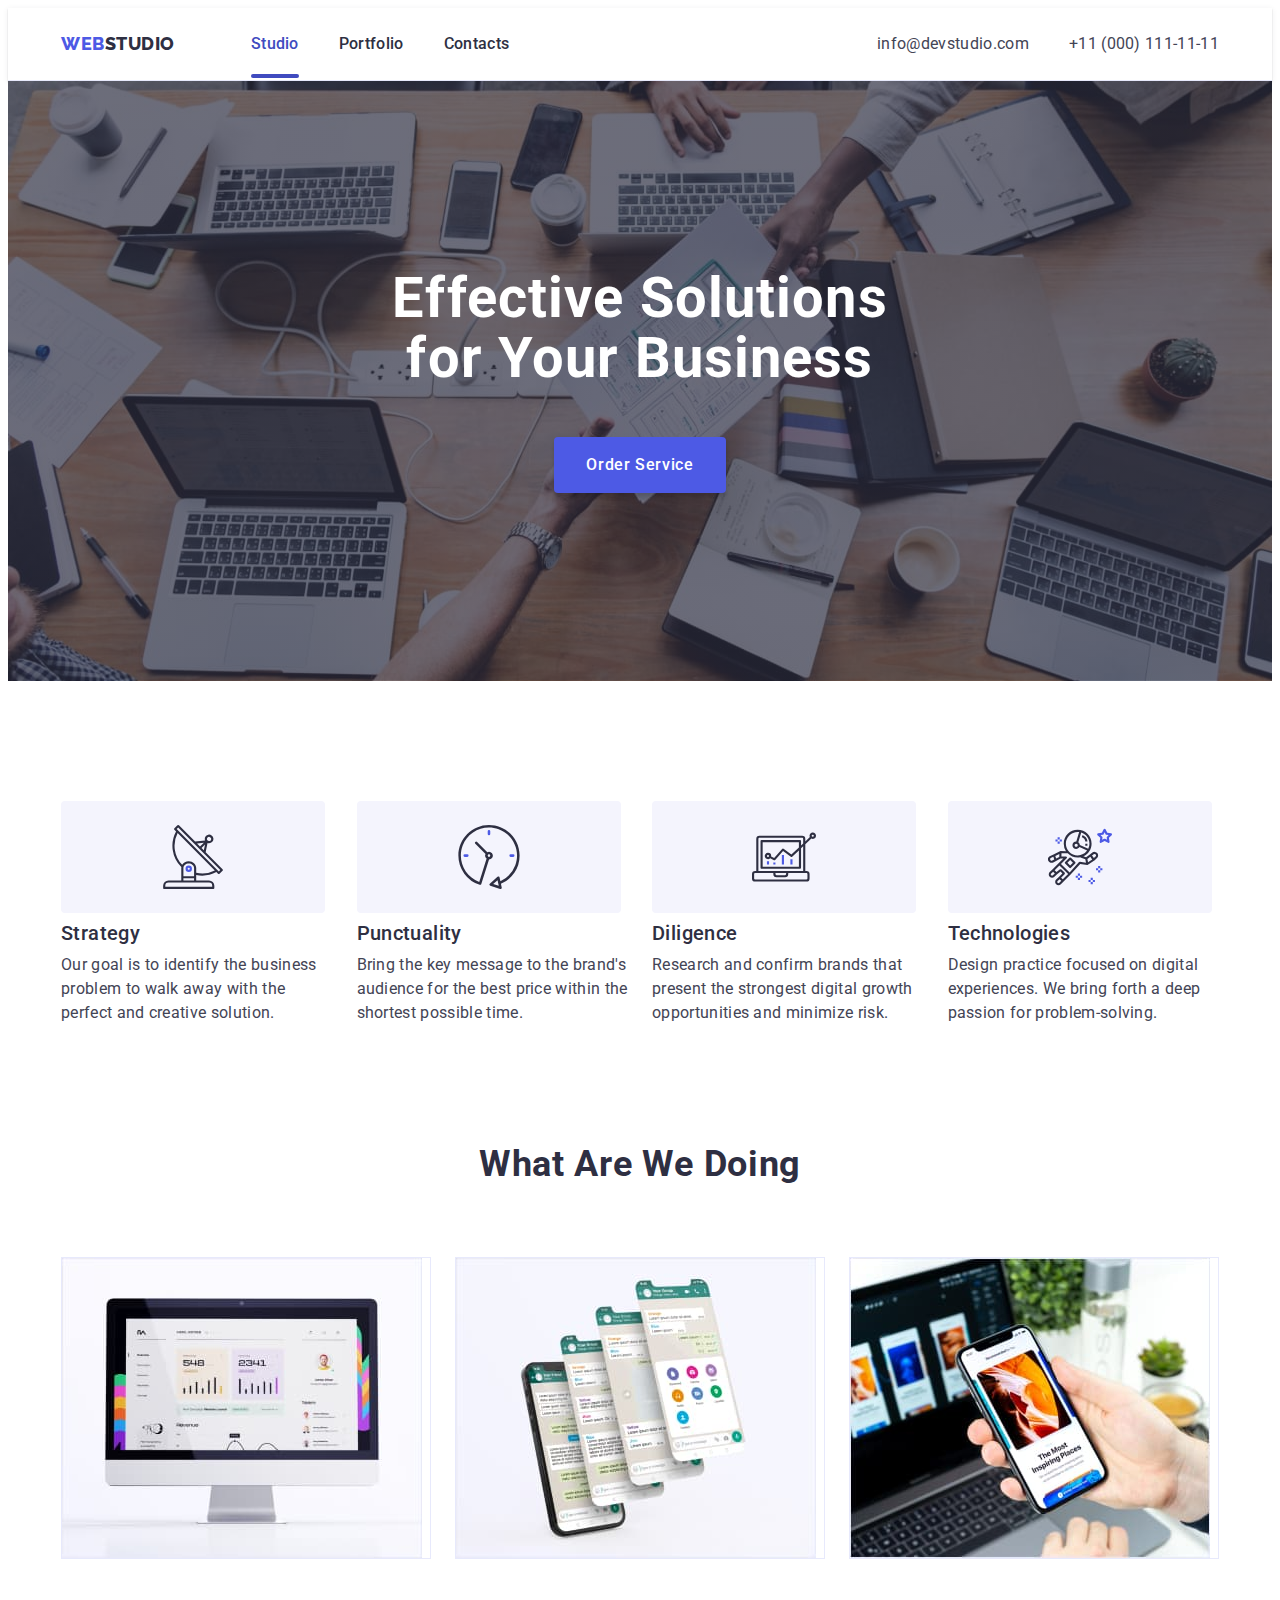
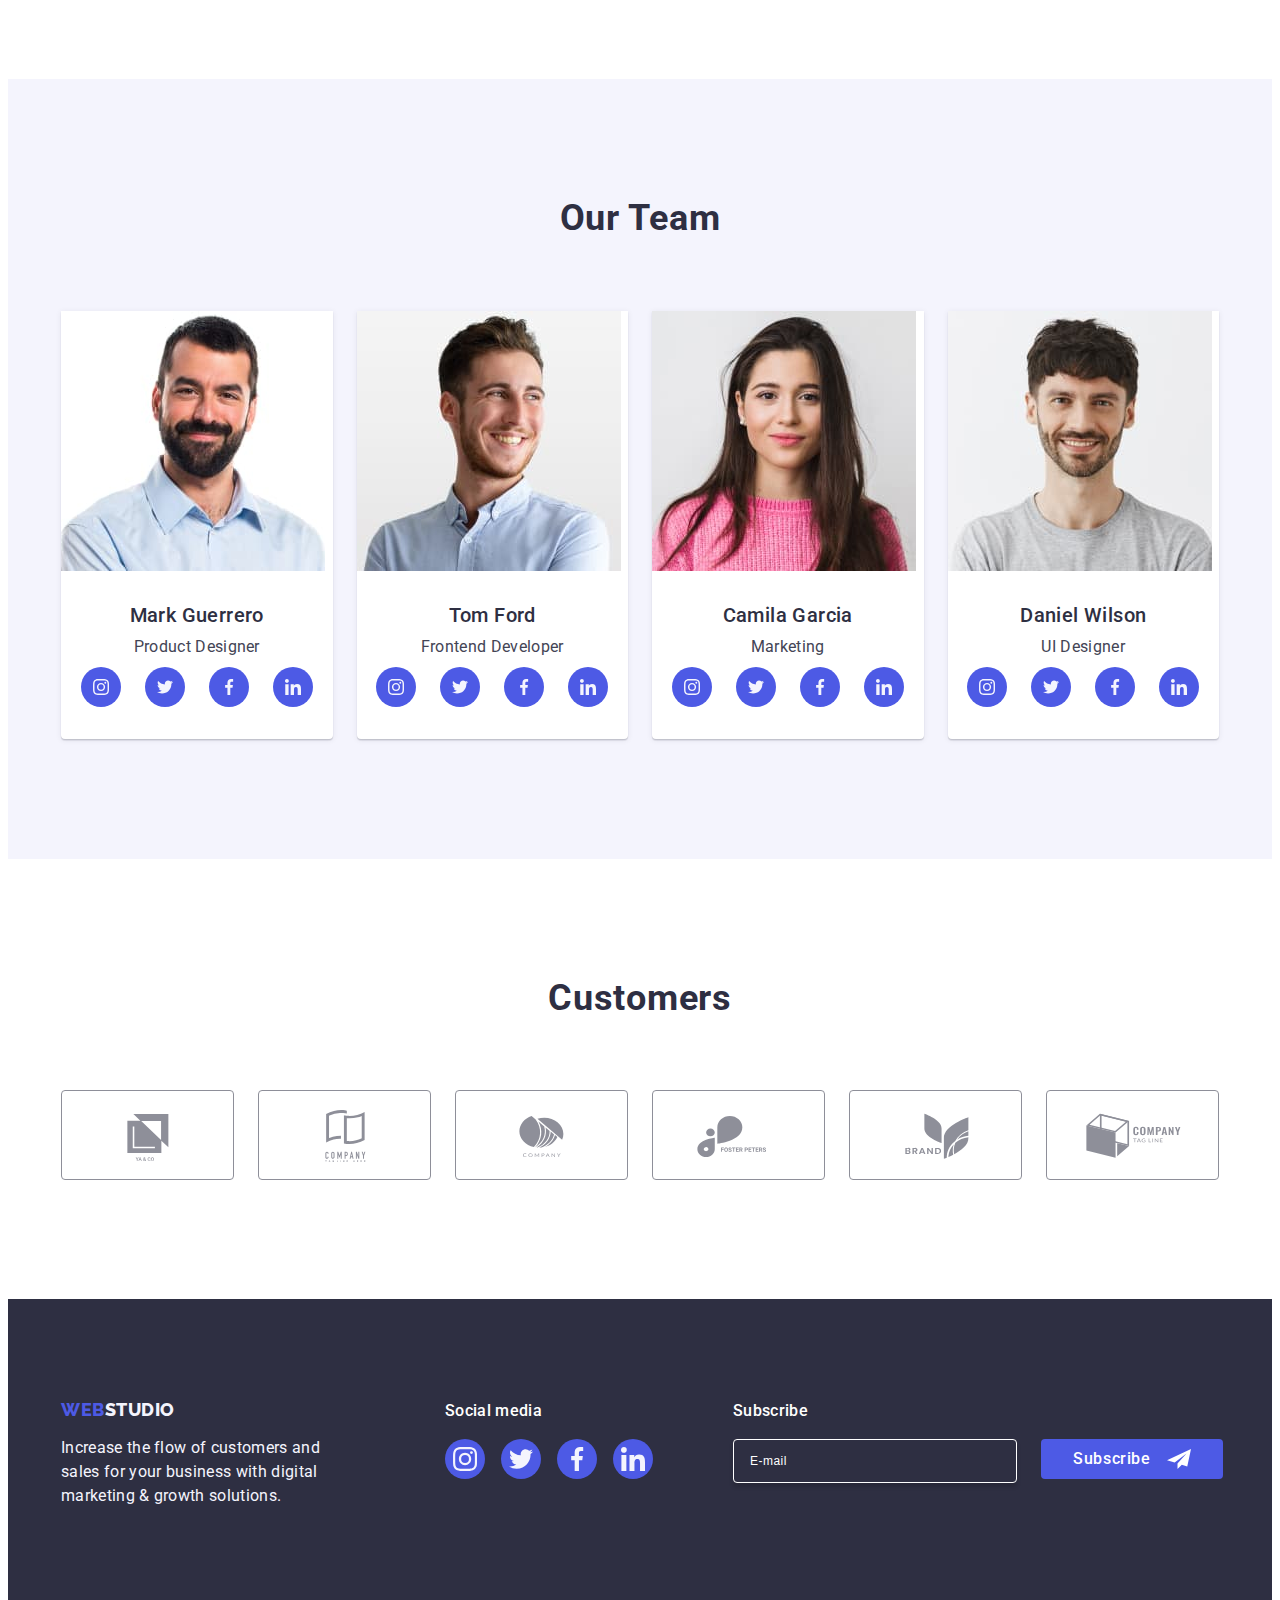
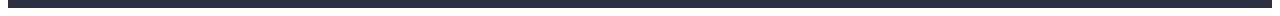
<file: index.html>
<!DOCTYPE html>
<html lang="en">

<head>
    <meta charset="UTF-8">
    <meta http-equiv="X-UA-Compatible" content="IE=edge">
    <meta name="viewport" content="width=device-width, initial-scale=1.0">
    <title>Webstudio</title>
    <link rel="preconnect" href="https://fonts.googleapis.com">
    <link rel="preconnect" href="https://fonts.gstatic.com" crossorigin>
    <link
        href="https://fonts.googleapis.com/css2?family=Raleway:wght@800&family=Roboto:wght@400;500;700;900&display=swap"
        rel="stylesheet">
    <link rel="stylesheet" href="https://cdnjs.cloudflare.com/ajax/libs/modern-normalize/2.0.0/modern-normalize.min.css"
        integrity="sha512-4xo8blKMVCiXpTaLzQSLSw3KFOVPWhm/TRtuPVc4WG6kUgjH6J03IBuG7JZPkcWMxJ5huwaBpOpnwYElP/m6wg=="
        crossorigin="anonymous" referrerpolicy="no-referrer" />
    <link rel="stylesheet" href="./css/styles.css">
</head>

<body>
    <!-- HEADER -->
    <header class="header">
        <div class="container header-container">
            <nav class="nav">
                <a href="./index.html" class="header-logo logo link">Web<span class="header-accent">Studio</span></a>
                <ul class="nav-list list">
                    <li class="nav-item"><a href="./index.html" class="nav-link current link">Studio</a></li>
                    <li class="nav-item"><a href="./portfolio.html" class="nav-link active-link link">Portfolio</a></li>
                    <li class="nav-item"><a href="" class="nav-link active-link link">Contacts</a></li>
                </ul>
            </nav>
            <address class="header-address">
                <ul class="address-list list">
                    <li><a href="mailto:info@devstudio.com" class="address-link link">info@devstudio.com</a></li>
                    <li><a href="tel:+110001111111" class="address-link link">+11 (000) 111-11-11</a></li>
                </ul>
            </address>
        </div>
    </header>
    <!-- MAIN -->
    <main>
        <!-- HERO -->
        <section class="hero-section">
            <div class="container">
                <h1 class="hero-title">Effective Solutions for Your Business</h1>
                <button type="button" class="hero-button" data-modal-open>Order Service</button>
            </div>
        </section>
        <!-- BENEFITS -->
        <section class="benefits-section">
            <div class="container">
                <h2 class="visually-hidden">Our benefits</h2>
                <ul class="benefits-section-list list">
                    <li class="benefits-section-item">
                        <div class="benefits-section-icon-wrap">
                            <svg class="benefits-section-icon" width=64 height=64 aria-label="Antenna icon">
                                <use href="./images/icons.svg#icon-antenna"></use>
                            </svg>
                        </div>
                        <h3 class="benefits-section-name">Strategy</h3>
                        <p class="benefits-section-text">Our goal is to identify the business problem to walk away with
                            the
                            perfect and creative solution.
                        </p>
                    </li>
                    <li class="benefits-section-item">
                        <div class="benefits-section-icon-wrap">
                            <svg class="benefits-section-icon" width=64 height=64 aria-label="Clock icon">
                                <use href="./images/icons.svg#icon-clock"></use>
                            </svg>
                        </div>
                        <h3 class="benefits-section-name">Punctuality</h3>
                        <p class="benefits-section-text">Bring the key message to the brand's audience for the best
                            price
                            within the shortest possible
                            time.</p>
                    </li>
                    <li class="benefits-section-item">
                        <div class="benefits-section-icon-wrap">
                            <svg class="benefits-section-icon" width=64 height=64 aria-label="Diagram icon">
                                <use href="./images/icons.svg#icon-diagram"></use>
                            </svg>
                        </div>
                        <h3 class="benefits-section-name">Diligence</h3>
                        <p class="benefits-section-text">Research and confirm brands that present the strongest digital
                            growth opportunities and minimize
                            risk.</p>
                    </li>
                    <li class="benefits-section-item">
                        <div class="benefits-section-icon-wrap">
                            <svg class="benefits-section-icon" width=64 height=64 aria-label="Astronaut icon">
                                <use href="./images/icons.svg#icon-astronaut"></use>
                            </svg>
                        </div>
                        <h3 class="benefits-section-name">Technologies</h3>
                        <p class="benefits-section-text">Design practice focused on digital experiences. We bring forth
                            a
                            deep passion for
                            problem-solving.</p>
                    </li>
                </ul>
            </div>
        </section>
        <!-- WHAT ARE WE DOING -->
        <section class="doing-section">
            <div class="container">
                <h2 class="doing-section-title">What are we doing</h2>
                <ul class="doing-section-list list">
                    <li class="doing-section-item"><img src="./images/what-are-we-doing/img-1.jpg" alt="Monitor"
                            width="360" height="300" class="doing-section-img"></li>
                    <li class="doing-section-item"><img src="./images/what-are-we-doing/img-2.jpg" alt="Telephone"
                            width="360" height="300" class="doing-section-img"></li>
                    <li class="doing-section-item"><img src="./images/what-are-we-doing/img-3.jpg" alt="Phone in hand"
                            width="360" height="300" class="doing-section-img"></li>
                </ul>
            </div>
        </section>
        <!-- OUR TEAM -->
        <section class="team-section">
            <div class="container">
                <h2 class="team-section-title">Our Team</h2>
                <ul class="team-section-list list">
                    <li class="team-section-item">
                        <img src="./images/our-team/img-1.jpg" alt="Employee Mark Guerrero" width="264" height="260"
                            class="team-section-img">
                        <div class="team-section-info">
                            <h3 class="team-section-employee">Mark Guerrero</h3>
                            <p class="team-section-job">Product Designer</p>
                            <ul class="team-section-icon-list">
                                <li class="team-section-icon-item">
                                    <a class="team-section-icon-link" href="./index.html">
                                        <svg class="team-section-icon" width=16 height=16 aria-label="Instagram icon">
                                            <use href="./images/icons.svg#icon-instagram"></use>
                                        </svg>
                                    </a>
                                </li>
                                <li class="team-section-icon-item">
                                    <a class="team-section-icon-link" href="./index.html">
                                        <svg class="team-section-icon" width=16 height=16 aria-label="Twitter icon">
                                            <use href="./images/icons.svg#icon-twitter"></use>
                                        </svg>
                                    </a>
                                </li>
                                <li class="team-section-icon-item">
                                    <a class="team-section-icon-link" href="./index.html">
                                        <svg class="team-section-icon" width=16 height=16 aria-label="Facebook icon">
                                            <use href="./images/icons.svg#icon-facebook"></use>
                                        </svg>
                                    </a>
                                </li>
                                <li class="team-section-icon-item">
                                    <a class="team-section-icon-link" href="./index.html">
                                        <svg class="team-section-icon" width=16 height=16 aria-label="Linkedin icon">
                                            <use href="./images/icons.svg#icon-linkedin"></use>
                                        </svg>
                                    </a>
                                </li>
                            </ul>
                        </div>
                    </li>
                    <li class="team-section-item">
                        <img src="./images/our-team/img-2.jpg" alt="Employee Tom Ford" width="264" height="260"
                            class="team-section-img">
                        <div class="team-section-info">
                            <h3 class="team-section-employee">Tom Ford</h3>
                            <p class="team-section-job">Frontend Developer</p>
                            <ul class="team-section-icon-list">
                                <li class="team-section-icon-item">
                                    <a class="team-section-icon-link" href="./index.html">
                                        <svg class="team-section-icon" width=16 height=16 aria-label="Instagram icon">
                                            <use href="./images/icons.svg#icon-instagram"></use>
                                        </svg>
                                    </a>
                                </li>
                                <li class="team-section-icon-item">
                                    <a class="team-section-icon-link" href="./index.html">
                                        <svg class="team-section-icon" width=16 height=16 aria-label="Twitter icon">
                                            <use href="./images/icons.svg#icon-twitter"></use>
                                        </svg>
                                    </a>
                                </li>
                                <li class="team-section-icon-item">
                                    <a class="team-section-icon-link" href="./index.html">
                                        <svg class="team-section-icon" width=16 height=16 aria-label="Facebook icon">
                                            <use href="./images/icons.svg#icon-facebook"></use>
                                        </svg>
                                    </a>
                                </li>
                                <li class="team-section-icon-item">
                                    <a class="team-section-icon-link" href="./index.html">
                                        <svg class="team-section-icon" width=16 height=16 aria-label="Linkedin icon">
                                            <use href="./images/icons.svg#icon-linkedin"></use>
                                        </svg>
                                    </a>
                                </li>
                            </ul>
                        </div>
                    </li>
                    <li class="team-section-item">
                        <img src="./images/our-team/img-3.jpg" alt="Employee Camila Garcia" width="264" height="260"
                            class="team-section-img">
                        <div class="team-section-info">
                            <h3 class="team-section-employee">Camila Garcia</h3>
                            <p class="team-section-job">Marketing</p>
                            <ul class="team-section-icon-list">
                                <li class="team-section-icon-item">
                                    <a class="team-section-icon-link" href="./index.html">
                                        <svg class="team-section-icon" width=16 height=16 aria-label="Instagram icon">
                                            <use href="./images/icons.svg#icon-instagram"></use>
                                        </svg>
                                    </a>
                                </li>
                                <li class="team-section-icon-item">
                                    <a class="team-section-icon-link" href="./index.html">
                                        <svg class="team-section-icon" width=16 height=16 aria-label="Twitter icon">
                                            <use href="./images/icons.svg#icon-twitter"></use>
                                        </svg>
                                    </a>
                                </li>
                                <li class="team-section-icon-item">
                                    <a class="team-section-icon-link" href="./index.html">
                                        <svg class="team-section-icon" width=16 height=16 aria-label="Facebook icon">
                                            <use href="./images/icons.svg#icon-facebook"></use>
                                        </svg>
                                    </a>
                                </li>
                                <li class="team-section-icon-item">
                                    <a class="team-section-icon-link" href="./index.html">
                                        <svg class="team-section-icon" width=16 height=16 aria-label="Linkedin icon">
                                            <use href="./images/icons.svg#icon-linkedin"></use>
                                        </svg>
                                    </a>
                                </li>
                            </ul>
                        </div>
                    </li>
                    <li class="team-section-item">
                        <img src="./images/our-team/img-4.jpg" alt="Employee Daniel Wilson" width="264" height="260"
                            class="team-section-img">
                        <div class="team-section-info">
                            <h3 class="team-section-employee">Daniel Wilson</h3>
                            <p class="team-section-job">UI Designer</p>
                            <ul class="team-section-icon-list">
                                <li class="team-section-icon-item">
                                    <a class="team-section-icon-link" href="./index.html">
                                        <svg class="team-section-icon" width=16 height=16 aria-label="Instagram icon">
                                            <use href="./images/icons.svg#icon-instagram"></use>
                                        </svg>
                                    </a>
                                </li>
                                <li class="team-section-icon-item">
                                    <a class="team-section-icon-link" href="./index.html">
                                        <svg class="team-section-icon" width=16 height=16 aria-label="Twitter icon">
                                            <use href="./images/icons.svg#icon-twitter"></use>
                                        </svg>
                                    </a>
                                </li>
                                <li class="team-section-icon-item">
                                    <a class="team-section-icon-link" href="./index.html">
                                        <svg class="team-section-icon" width=16 height=16 aria-label="Facebook icon">
                                            <use href="./images/icons.svg#icon-facebook"></use>
                                        </svg>
                                    </a>
                                </li>
                                <li class="team-section-icon-item">
                                    <a class="team-section-icon-link" href="./index.html">
                                        <svg class="team-section-icon" width=16 height=16 aria-label="Linkedin icon">
                                            <use href="./images/icons.svg#icon-linkedin"></use>
                                        </svg>
                                    </a>
                                </li>
                            </ul>
                        </div>
                    </li>
                </ul>
            </div>
        </section>
        <!-- CUSTOMERS -->
        <section class="customers-section">
            <div class="container">
                <h2 class="customers-section-title">Customers</h2>
                <ul class="customers-section-list list">
                    <li class="customers-section-item">
                        <a class="customers-section-icon-link" href="./index.html">
                            <svg class="customers-section-icon" width=104 height=56 aria-label="Customer logo 1">
                                <use href="./images/icons.svg#icon-logo-1"></use>
                            </svg>
                        </a>
                    </li>
                    <li class="customers-section-item">
                        <a class="customers-section-icon-link" href="./index.html">
                            <svg class="customers-section-icon" width=104 height=56 aria-label="Customer logo 2">
                                <use href="./images/icons.svg#icon-logo-2"></use>
                            </svg>
                        </a>
                    </li>
                    <li class="customers-section-item">
                        <a class="customers-section-icon-link" href="./index.html">
                            <svg class="customers-section-icon" width=104 height=56 aria-label="Customer logo 3">
                                <use href="./images/icons.svg#icon-logo-3"></use>
                            </svg>
                        </a>
                    </li>
                    <li class="customers-section-item">
                        <a class="customers-section-icon-link" href="./index.html">
                            <svg class="customers-section-icon" width=104 height=56 aria-label="Customer logo 4">
                                <use href="./images/icons.svg#icon-logo-4"></use>
                            </svg>
                        </a>
                    </li>
                    <li class="customers-section-item">
                        <a class="customers-section-icon-link" href="./index.html">
                            <svg class="customers-section-icon" width=104 height=56 aria-label="Customer logo 5">
                                <use href="./images/icons.svg#icon-logo-5"></use>
                            </svg>
                        </a>
                    </li>
                    <li class="customers-section-item">
                        <a class="customers-section-icon-link" href="./index.html">
                            <svg class="customers-section-icon" width=104 height=56 aria-label="Customer logo 6">
                                <use href="./images/icons.svg#icon-logo-6"></use>
                            </svg>
                        </a>
                    </li>
                </ul>
            </div>
        </section>
    </main>
    <!-- FOOTER -->
    <footer class="footer">
        <div class="footer-container container">
            <div class="logo-wrap">
                <a href="./index.html" class="footer-logo logo link">Web<span class="footer-accent">Studio</span></a>
                <p class="footer-text">Increase the flow of customers and sales for your business with digital marketing
                    &
                    growth solutions.</p>
            </div>
            <div class="footer-socials">
                <p class="footer-socials-text">Social media</p>
                <ul class="footer-socials-list">
                    <li class="footer-socials-item">
                        <a href="./index.html" class="footer-socials-link">
                            <svg class="footer-socials-icon" width=24 height=24 aria-label="Instagram icon">
                                <use href="./images/icons.svg#icon-instagram"></use>
                            </svg>
                        </a>
                    </li>
                    <li class="footer-socials-item">
                        <a href="./index.html" class="footer-socials-link">
                            <svg class="footer-socials-icon" width=24 height=24 aria-label="Twitter icon">
                                <use href="./images/icons.svg#icon-twitter"></use>
                            </svg>
                        </a>
                    </li>
                    <li class="footer-socials-item">
                        <a href="./index.html" class="footer-socials-link">
                            <svg class="footer-socials-icon" width=24 height=24 aria-label="Facebook icon">
                                <use href="./images/icons.svg#icon-facebook"></use>
                            </svg>
                        </a>
                    </li>
                    <li class="footer-socials-item">
                        <a href="./index.html" class="footer-socials-link">
                            <svg class="footer-socials-icon" width=24 height=24 aria-label="Linkedin icon">
                                <use href="./images/icons.svg#icon-linkedin"></use>
                            </svg>
                        </a>
                    </li>
                </ul>
            </div>
            <div class="footer-subscribe-wraper">
                <p class="footer-form-title">Subscribe</p>
                <form class="footer-subscribe-form">
                    <label class="footer-form-label">
                        <input class="footer-form-input" type="email" name="subscribe-user-email" placeholder="E-mail"
                            title="Email" required>
                    </label>
                    <button class="footer-form-btn" type="submit">
                        Subscribe
                        <svg class="footer-form-icon" width=24 height=24 aria-label="Send icon">
                            <use href="./images/icons.svg#icon-send"></use>
                        </svg>
                    </button>
                </form>
            </div>
        </div>
    </footer>

    <!-- BACKDROP WIDTH MODAL -->
    <div class="backdrop is-hidden" data-modal>
        <div class="modal">
            <button type="button" class="close-btn" data-modal-close>
                <svg class="close-btn-icon" width=8 height=8 aria-label="Modal window close icon">
                    <use href="./images/icons.svg#icon-close-btn"></use>
                </svg>
            </button>
            <p class="modal-title">Leave your contacts and we will call you back</p>
            <form class="form">
                <div class="modal-label-wraper">
                    <label class="modal-label" for="user-name">Name</label>
                    <div class="modal-input-wraper">
                        <input class="modal-input" type="text" name="user-name" pattern="[A-Za-zа-яА-ЯіІїЇєЄ]+"
                            title="John Doe" id="user-name" required>
                        <svg class="modal-icon" width=18 height=24 aria-label="Person icon">
                            <use href="./images/icons.svg#icon-person"></use>
                        </svg>
                    </div>
                </div>
                <div class="modal-label-wraper">
                    <label class="modal-label" for="user-phone">Phone</label>
                    <div class="modal-input-wraper">
                        <input class="modal-input" type="tel" name="user-phone"
                            pattern="[0-9]{3}-[0-9]{3}-[0-9]{2}-[0-9]{2}" title="xxx-xxx-xx-xx" id="user-phone"
                            required>
                        <svg class="modal-icon" width=18 height=24 aria-label="Phone icon">
                            <use href="./images/icons.svg#icon-phone"></use>
                        </svg>
                    </div>
                </div>
                <div class="modal-label-wraper">
                    <label class="modal-label" for="user-email">Email</label>
                    <div class="modal-input-wraper">
                        <input class="modal-input" type="email" name="user-email" id="user-email" required>
                        <svg class="modal-icon" width=18 height=24 aria-label="Email icon">
                            <use href="./images/icons.svg#icon-email"></use>
                        </svg>
                    </div>
                </div>
                <div class="modal-checkbox-label-wraper">
                    <label class="modal-label" for="user-comment">Comment</label>
                    <textarea class="modal-textarea" placeholder="Text input" name="user-comment"
                        id="user-comment"></textarea>
                </div>
                <div class="modal-privacy-wraper">
                    <input class="modal-checkbox visually-hidden" type="checkbox" name="user-privacy" id="user-privacy"
                        value="true" required>
                    <label class="modal-checkbox-label" for="user-privacy">
                        <span class="modal-checkbox-privacy-span">
                            <svg class="modal-checkbox-icon" width=10 height=8 aria-label="Click icon">
                                <use href="./images/icons.svg#icon-click"></use>
                            </svg>
                        </span>
                        I accept the terms and conditions of the
                        &nbsp;<a class="modal-checkbox-policy-link" href="">Privacy
                            Policy</a></label>
                </div>
                <button class="modal-btn" type="submit">Send</button>
            </form>
        </div>
    </div>
    <script src="./js/modal.js"></script>
</body>

</html>
</file>
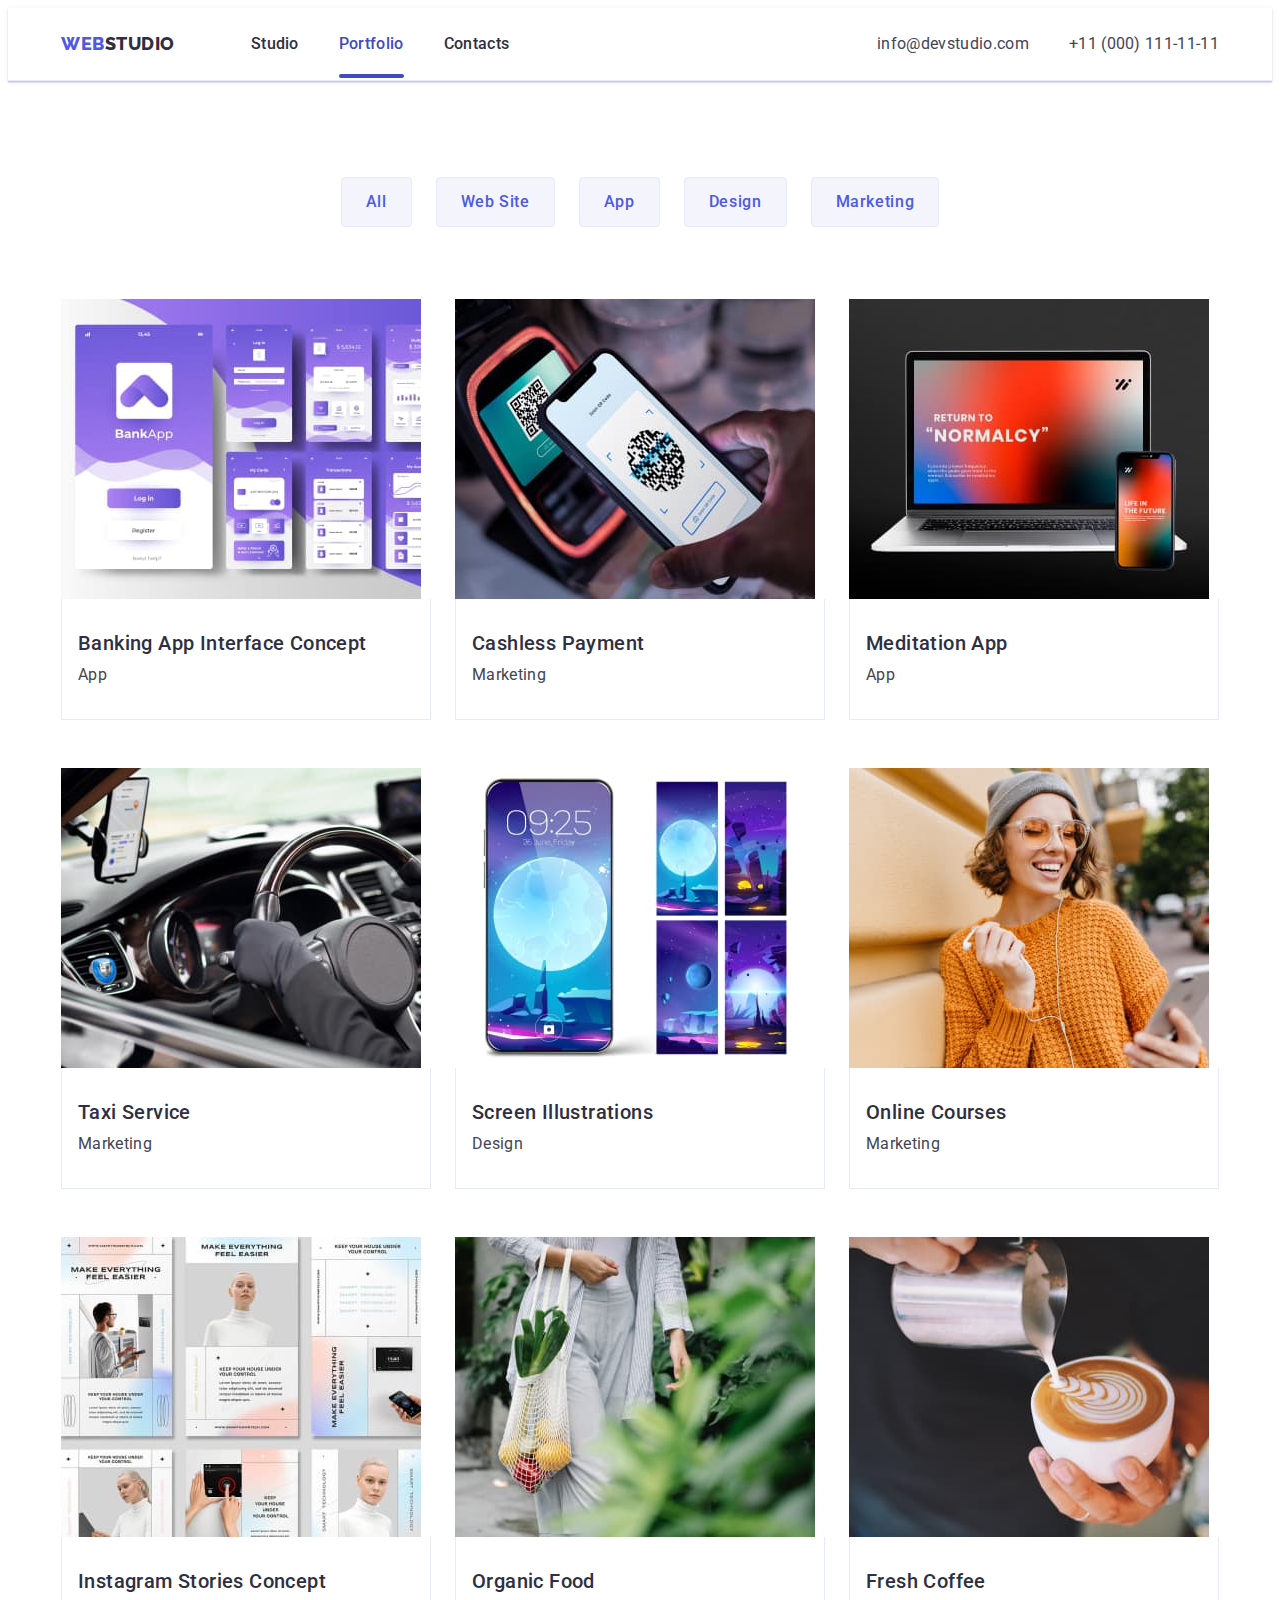
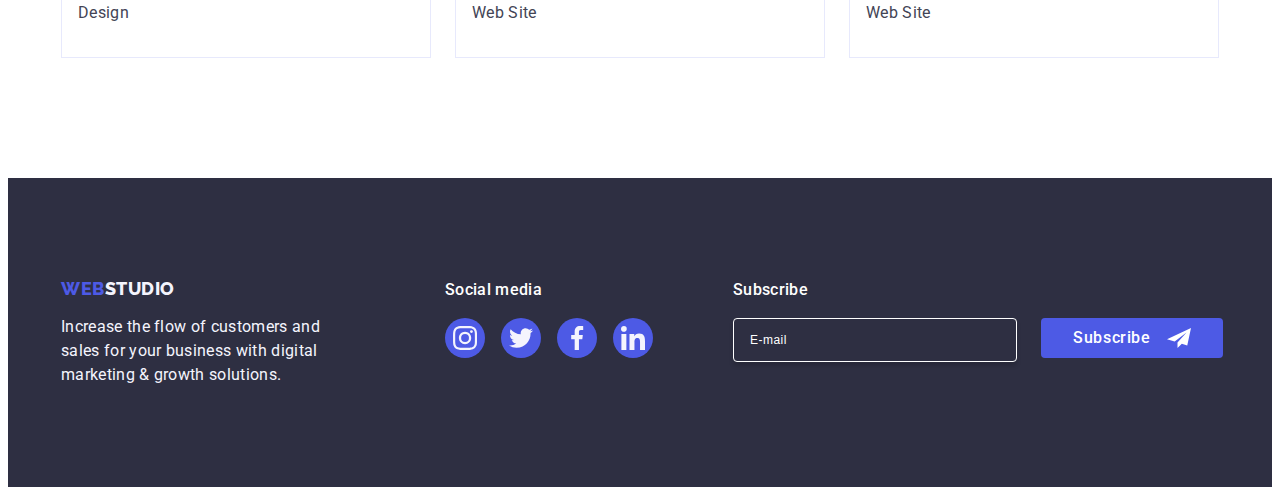
<file: portfolio.html>
<!DOCTYPE html>
<html lang="en">

<head>
    <meta charset="UTF-8">
    <meta http-equiv="X-UA-Compatible" content="IE=edge">
    <meta name="viewport" content="width=device-width, initial-scale=1.0">
    <title>Portfolio</title>
    <link rel="preconnect" href="https://fonts.googleapis.com">
    <link rel="preconnect" href="https://fonts.gstatic.com" crossorigin>
    <link
        href="https://fonts.googleapis.com/css2?family=Raleway:wght@800&family=Roboto:wght@400;500;700;900&display=swap"
        rel="stylesheet">
    <link rel="stylesheet" href="https://cdnjs.cloudflare.com/ajax/libs/modern-normalize/2.0.0/modern-normalize.min.css"
        integrity="sha512-4xo8blKMVCiXpTaLzQSLSw3KFOVPWhm/TRtuPVc4WG6kUgjH6J03IBuG7JZPkcWMxJ5huwaBpOpnwYElP/m6wg=="
        crossorigin="anonymous" referrerpolicy="no-referrer" />
    <link rel="stylesheet" href="./css/styles.css">
</head>

<body>
    <!-- HEADER -->
    <header class="header">
        <div class="container header-container">
            <nav class="nav">
                <a href="./index.html" class="header-logo logo link">Web<span class="header-accent">Studio</span></a>
                <ul class="nav-list list">
                    <li class="nav-item"><a href="./index.html" class="nav-link active-link link">Studio</a></li>
                    <li class="nav-item"><a href="./portfolio.html" class="nav-link current link">Portfolio</a></li>
                    <li class="nav-item"><a href="" class="nav-link active-link link">Contacts</a></li>
                </ul>
            </nav>
            <address class="header-address">
                <ul class="address-list list">
                    <li><a href="mailto:info@devstudio.com" class="address-link link">info@devstudio.com</a></li>
                    <li><a href="tel:+110001111111" class="address-link link">+11 (000) 111-11-11</a></li>
                </ul>
            </address>
        </div>
    </header>
    <!-- MAIN -->
    <main>
        <section class="portfolio-section">
            <div class="container">
                <h1 class="visually-hidden">Portfolio</h1>
                <ul class="portfolio-section-list list">
                    <li><button type="button" class="portfolio-section-button">All</button></li>
                    <li><button type="button" class="portfolio-section-button">Web Site</button></li>
                    <li><button type="button" class="portfolio-section-button">App</button></li>
                    <li><button type="button" class="portfolio-section-button">Design</button></li>
                    <li><button type="button" class="portfolio-section-button">Marketing</button></li>
                </ul>
                <ul class="portfolio-section-card-list list">
                    <li class="portfolio-section-card-item">
                        <a href="" class="portfolio-section-link link">
                            <div class="portfolio-section-img-wrap">
                                <img src="./images/portfolio/img-1.jpg" alt="Banking App"
                                    class="portfolio-section-card-img" width=360 height=300>
                                <p class="overlay">14 Stylish and User-Friendly App Design Concepts · Task Manager App ·
                                    Calorie Tracker App · Exotic Fruit Ecommerce App · Cloud Storage App</p>
                            </div>
                            <div class="portfolio-section-card-info">
                                <h2 class="portfolio-section-card-title">Banking App Interface Concept</h2>
                                <p class="portfolio-section-card-text">App</p>
                            </div>
                        </a>
                    </li>
                    <li class="portfolio-section-card-item">
                        <a href="" class="portfolio-section-link link">
                            <div class="portfolio-section-img-wrap">
                                <img src="./images/portfolio/img-2.jpg" alt="Cashless Payment"
                                    class="portfolio-section-card-img" width=360 height=300>
                                <p class="overlay">14 Stylish and User-Friendly App Design Concepts · Task Manager
                                    App ·
                                    Calorie Tracker App · Exotic Fruit Ecommerce App · Cloud Storage App</p>
                            </div>
                            <div class="portfolio-section-card-info">
                                <h2 class="portfolio-section-card-title">Cashless Payment</h2>
                                <p class="portfolio-section-card-text">Marketing</p>
                            </div>
                        </a>
                    </li>
                    <li class="portfolio-section-card-item">
                        <a href="" class="portfolio-section-link link">
                            <div class="portfolio-section-img-wrap">
                                <img src="./images/portfolio/img-3.jpg" alt="Meditation App"
                                    class="portfolio-section-card-img" width=360 height=300>
                                <p class="overlay">14 Stylish and User-Friendly App Design Concepts · Task Manager App ·
                                    Calorie Tracker App · Exotic Fruit Ecommerce App · Cloud Storage App</p>
                            </div>
                            <div class="portfolio-section-card-info">
                                <h2 class="portfolio-section-card-title">Meditation App</h2>
                                <p class="portfolio-section-card-text">App</p>
                            </div>
                        </a>
                    </li>
                    <li class="portfolio-section-card-item">
                        <a href="" class="portfolio-section-link link">
                            <div class="portfolio-section-img-wrap">
                                <img src="./images/portfolio/img-4.jpg" alt="Taxi Service"
                                    class="portfolio-section-card-img" width=360 height=300>
                                <p class="overlay">14 Stylish and User-Friendly App Design Concepts · Task Manager App ·
                                    Calorie Tracker App · Exotic Fruit Ecommerce App · Cloud Storage App</p>
                            </div>
                            <div class="portfolio-section-card-info">
                                <h2 class="portfolio-section-card-title">Taxi Service</h2>
                                <p class="portfolio-section-card-text">Marketing</p>
                            </div>
                        </a>
                    </li>
                    <li class="portfolio-section-card-item">
                        <a href="" class="portfolio-section-link link">
                            <div class="portfolio-section-img-wrap">
                                <img src="./images/portfolio/img-5.jpg" alt="Screen Illustrations"
                                    class="portfolio-section-card-img" width=360 height=300>
                                <p class="overlay">14 Stylish and User-Friendly App Design Concepts · Task Manager App ·
                                    Calorie Tracker App · Exotic Fruit Ecommerce App · Cloud Storage App</p>
                            </div>
                            <div class="portfolio-section-card-info">
                                <h2 class="portfolio-section-card-title">Screen Illustrations</h2>
                                <p class="portfolio-section-card-text">Design</p>
                            </div>
                        </a>
                    </li>
                    <li class="portfolio-section-card-item">
                        <a href="" class="portfolio-section-link link">
                            <div class="portfolio-section-img-wrap">
                                <img src="./images/portfolio/img-6.jpg" alt="Online Courses"
                                    class="portfolio-section-card-img" width=360 height=300>
                                <p class="overlay">14 Stylish and User-Friendly App Design Concepts · Task Manager App ·
                                    Calorie Tracker App · Exotic Fruit Ecommerce App · Cloud Storage App</p>
                            </div>
                            <div class="portfolio-section-card-info">
                                <h2 class="portfolio-section-card-title">Online Courses</h2>
                                <p class="portfolio-section-card-text">Marketing</p>
                            </div>
                        </a>
                    </li>
                    <li class="portfolio-section-card-item">
                        <a href="" class="portfolio-section-link link">
                            <div class="portfolio-section-img-wrap">
                                <img src="./images/portfolio/img-7.jpg" alt="Instagram Stories Concept"
                                    class="portfolio-section-card-img" width=360 height=300>
                                <p class="overlay">14 Stylish and User-Friendly App Design Concepts · Task Manager App ·
                                    Calorie Tracker App · Exotic Fruit Ecommerce App · Cloud Storage App</p>
                            </div>
                            <div class="portfolio-section-card-info">
                                <h2 class="portfolio-section-card-title">Instagram Stories Concept</h2>
                                <p class="portfolio-section-card-text">Design</p>
                            </div>
                        </a>
                    </li>
                    <li class="portfolio-section-card-item">
                        <a href="" class="portfolio-section-link link">
                            <div class="portfolio-section-img-wrap">
                                <img src="./images/portfolio/img-8.jpg" alt="Organic Food"
                                    class="portfolio-section-card-img" width=360 height=300>
                                <p class="overlay">14 Stylish and User-Friendly App Design Concepts · Task Manager App ·
                                    Calorie Tracker App · Exotic Fruit Ecommerce App · Cloud Storage App</p>
                            </div>
                            <div class="portfolio-section-card-info">
                                <h2 class="portfolio-section-card-title">Organic Food</h2>
                                <p class="portfolio-section-card-text">Web Site</p>
                            </div>
                        </a>
                    </li>
                    <li class="portfolio-section-card-item">
                        <a href="" class="portfolio-section-link link">
                            <div class="portfolio-section-img-wrap">
                                <img src="./images/portfolio/img-9.jpg" alt="Fresh Coffee"
                                    class="portfolio-section-card-img" width=360 height=300>
                                <p class="overlay">14 Stylish and User-Friendly App Design Concepts · Task Manager App ·
                                    Calorie Tracker App · Exotic Fruit Ecommerce App · Cloud Storage App</p>
                            </div>
                            <div class="portfolio-section-card-info">
                                <h2 class="portfolio-section-card-title">Fresh Coffee</h2>
                                <p class="portfolio-section-card-text">Web Site</p>
                            </div>
                        </a>
                    </li>
                </ul>
            </div>
        </section>
    </main>
    <!-- FOOTER -->
    <footer class="footer">
        <div class="footer-container container">
            <div class="logo-wrap">
                <a href="./index.html" class="footer-logo logo link">Web<span class="footer-accent">Studio</span></a>
                <p class="footer-text">Increase the flow of customers and sales for your business with digital marketing
                    &
                    growth solutions.</p>
            </div>
            <div class="footer-socials">
                <p class="footer-socials-text">Social media</p>
                <ul class="footer-socials-list">
                    <li class="footer-socials-item">
                        <a href="./index.html" class="footer-socials-link">
                            <svg class="footer-socials-icon" width=24 height=24 aria-label="Instagram icon">
                                <use href="./images/icons.svg#icon-instagram"></use>
                            </svg>
                        </a>
                    </li>
                    <li class="footer-socials-item">
                        <a href="./index.html" class="footer-socials-link">
                            <svg class="footer-socials-icon" width=24 height=24 aria-label="Twitter icon">
                                <use href="./images/icons.svg#icon-twitter"></use>
                            </svg>
                        </a>
                    </li>
                    <li class="footer-socials-item">
                        <a href="./index.html" class="footer-socials-link">
                            <svg class="footer-socials-icon" width=24 height=24 aria-label="Facebook icon">
                                <use href="./images/icons.svg#icon-facebook"></use>
                            </svg>
                        </a>
                    </li>
                    <li class="footer-socials-item">
                        <a href="./index.html" class="footer-socials-link">
                            <svg class="footer-socials-icon" width=24 height=24 aria-label="Linkedin icon">
                                <use href="./images/icons.svg#icon-linkedin"></use>
                            </svg>
                        </a>
                    </li>
                </ul>
            </div>
            <div class="footer-subscribe-wraper">
                <p class="footer-form-title">Subscribe</p>
                <form class="footer-subscribe-form">
                    <label class="footer-form-label">
                        <input class="footer-form-input" type="email" name="subscribe-user-email" placeholder="E-mail"
                            title="Email" required>
                    </label>
                    <button class="footer-form-btn" type="submit">
                        Subscribe
                        <svg class="footer-form-icon" width=24 height=24 aria-label="Send icon">
                            <use href="./images/icons.svg#icon-send"></use>
                        </svg>
                    </button>
                </form>
            </div>
        </div>
    </footer>
</body>

</html>
</file>
<file: css/styles.css>
:root {
    --primary-font: "Roboto", sans-serif;
    --logo-font: "Raleway", sans-serif;

    --primary-white-color: #ffffff;
    --primary-accent-color: #4D5AE5;
    --secondary-accent-color: #404BBF;
    --navy-color: #2E2F42;
    --slate-color: #434455;
    --light-slate-color: #8E8F99;
    --cornflower-color: #E7E9FC;
    --cloud-color: #F4F4FD;
    --transition-dur-and-func: 250ms cubic-bezier(0.4, 0, 0.2, 1);
}

body {
    font-family: var(--primary-font);
    color: var(--slate-color);
    background-color: var(--primary-white-color);
    font-size: 16px;
    line-height: 1.5;
}

h1,
h2,
h3,
h4,
h5,
h6 {
    margin: 0;
}

p {
    margin: 0;
}

ul,
ol {
    list-style-type: none;
    margin: 0;
    padding-left: 0;
}

img {
    display: block;
}

a {
    text-decoration: none;
    color: var(--navy-color);
}

.link {
    text-decoration: none;
}

.list {
    list-style: none;
}

.container {
    max-width: 1158px;
    padding-left: 15px;
    padding-right: 15px;
    margin-left: auto;
    margin-right: auto;
}


.visually-hidden {
    position: absolute;
    width: 1px;
    height: 1px;
    margin: -1px;
    border: 0;
    padding: 0;
    white-space: nowrap;
    clip-path: inset(100%);
    clip: rect(0 0 0 0);
    overflow: hidden;
}

.header {
    border-bottom: 1px solid var(--cornflower, #E7E9FC);
    box-shadow: 0px 1px 6px 0px rgba(46, 47, 66, 0.08), 0px 1px 1px 0px rgba(46, 47, 66, 0.16), 0px 2px 1px 0px rgba(46, 47, 66, 0.08);
}

.header-container {
    display: flex;
    align-items: center;
    justify-content: space-between;
}

.nav {
    display: flex;
    align-items: center;
}

.nav-list {
    display: flex;
    gap: 40px;
}

.address-list {
    display: flex;
    gap: 40px;
}

.logo {
    font-family: var(--logo-font);
    text-transform: uppercase;
    color: var(--primary-accent-color);
    font-size: 18px;
    font-weight: 800;
    line-height: 1.17;
    letter-spacing: 0.54px;
}

.header-logo {
    margin-right: 76px
}

.header-accent {
    color: var(--navy-color);
}

.footer-accent {
    color: var(--cloud-color);
}

.nav-item {
    padding: 24px 0;
}

.nav-link {
    position: relative;
    font-weight: 500;
    font-size: 16px;
    line-height: 1.5;
    letter-spacing: 0.02em;
    color: var(--navy-color);
    padding: 24px 0;
    transition: color var(--transition-dur-and-func);
}

.active-link::after {
    content: "";
    display: block;
    background-color: var(--secondary-accent-color);
    height: 4px;
    width: 100%;
    margin-top: 20px;
    border-radius: 2px;
    position: absolute;
    left: 0;
    bottom: -1px;
    transform: translateX(-100%);
    opacity: 0;
    transform: scale(0);
    transition: transform var(--transition-dur-and-func);
}

.active-link:hover::after {
    opacity: 1;
    transform: scale(1);
}

.active-link:hover,
.active-link:focus {
    color: var(--secondary-accent-color);
}

.header-address {
    font-style: normal;
}

.address-link {
    color: var(--slate-color);
    letter-spacing: 0.02em;
    transition: color var(--transition-dur-and-func);
}

.address-link:hover,
.address-link:focus {
    color: var(--secondary-accent-color);
}

.current {
    color: var(--secondary-accent-color);
}

.current::after {
    content: "";
    display: block;
    background-color: var(--secondary-accent-color);
    height: 4px;
    width: 100%;
    margin-top: 20px;
    border-radius: 2px;
    position: absolute;
    left: 0;
    bottom: -1px;
}

.hero-section {
    background-color: var(--navy-color);
    max-width: 1440px;
    padding: 188px 0;
    background-image: linear-gradient(rgba(46, 47, 66, 0.7),
            rgba(46, 47, 66, 0.7)), url(../images/hero/hero-bg.jpg);
    background-size: cover;
    background-repeat: no-repeat;
    background-position: center;
}

.hero-title {
    color: var(--primary-white-color);
    font-size: 56px;
    font-weight: 700;
    line-height: 1.07;
    letter-spacing: 1.12px;
    text-align: center;
    max-width: 496px;
    margin-left: auto;
    margin-right: auto;
}

.hero-button {
    font-family: var(--primary-font);
    font-weight: 500;
    font-size: 16px;
    line-height: 1.5;
    color: var(--primary-white-color);
    background-color: var(--primary-accent-color);
    letter-spacing: 0.04em;
    cursor: pointer;
    text-transform: capitalize;
    display: block;
    margin: 48px auto 0;
    padding: 16px 32px;
    border: none;
    border-radius: 4px;
    box-shadow: 0px 4px 4px 0px rgba(0, 0, 0, 0.15);
    min-width: 169px;
    height: 56px;
    transition: background-color var(--transition-dur-and-func);
}

.hero-button:hover,
.hero-button:focus {
    background-color: var(--secondary-accent-color);
}

.benefits-section-list {
    display: flex;
    justify-content: space-between;
    gap: 24px;
}

.benefits-section-item {
    flex-basis: calc((100% - 3*24px) / 4);
}

.benefits-section-icon-wrap {
    width: 264px;
    height: 112px;
    background-color: var(--cloud-color);
    border-radius: 4px;
    margin-bottom: 8px;
    display: flex;
    justify-content: center;
    align-items: center;
}

.benefits-section-name {
    margin-bottom: 8px;
    font-size: 20px;
    font-weight: 500;
    line-height: 1.2;
    letter-spacing: 0.02em;
    color: var(--navy-color);
    text-align: left;
}

.doing-section-list {
    display: flex;
    justify-content: space-between;
    gap: 24px;
}

.doing-section-item {
    flex-basis: calc((100% - 2*24px) / 3);
    height: 300px;
    border: 1px solid var(--cornflower-color);
}

.doing-section-img {
    max-width: 100%;
    object-fit: cover;
}

.team-section-list {
    display: flex;
    justify-content: space-between;
    gap: 24px;
}

.team-section-item {
    flex-basis: calc((100% - 3*24px) / 4);
    text-align: center;
    border-radius: 0px 0px 4px 4px;
    background: var(--white, #FFF);
    box-shadow: 0px 2px 1px 0px rgba(46, 47, 66, 0.08), 0px 1px 1px 0px rgba(46, 47, 66, 0.16), 0px 1px 6px 0px rgba(46, 47, 66, 0.08);
}

.team-section-info {
    padding: 32px 0;
}

.team-section-job {
    margin-bottom: 8px;
}

.team-section-icon-list {
    display: flex;
    gap: 24px;
    justify-content: center;
    margin: 0 auto;
}

.team-section-icon-item {
    width: 40px;
    height: 40px;
}

.team-section-icon-link {
    display: flex;
    justify-content: center;
    align-items: center;
    width: 100%;
    height: 100%;
    border-radius: 50%;
    background-color: var(--primary-accent-color);
    transition: background-color var(--transition-dur-and-func);
}

.team-section-icon-link:hover,
.team-section-icon-link:focus {
    background-color: var(--secondary-accent-color);
}

.team-section-icon {
    fill: var(--cloud-color);
}

.team-section-employee {
    margin-bottom: 8px;
    font-size: 20px;
    font-weight: 500;
    line-height: 1.2;
    letter-spacing: 0.02em;
    color: var(--navy-color);
    text-align: center;
}

.benefits-section-text,
.team-section-job,
.portfolio-text {
    font-size: 16px;
    line-height: 1.5;
    color: var(--slate-color);
    letter-spacing: 0.02em;
}

.benefits-section {
    padding: 120px 0;
}

.doing-section {
    padding-top: 0;
    padding-bottom: 120px;
}

.team-section {
    background-color: var(--cloud-color);
    padding-top: 120px;
    padding-bottom: 120px;
}

.customers-section {
    padding-top: 120px;
    padding-bottom: 120px;
}

.customers-section-list {
    display: flex;
    justify-content: space-between;
    gap: 24px;
}

.customers-section-item {
    display: flex;
    justify-content: center;
    align-items: center;
    width: calc((100% - 120px) / 6);
    height: 88px;
}

.customers-section-icon-link {
    display: flex;
    justify-content: center;
    align-items: center;
    width: 100%;
    height: 100%;
    border: 1px solid var(--light-slate-color);
    border-radius: 4px;
    color: var(--light-slate-color);
    transition: border-color var(--transition-dur-and-func), color var(--transition-dur-and-func);
}

.customers-section-icon-link:hover,
.customers-section-icon-link:focus {
    border-color: var(--secondary-accent-color);
    color: var(--secondary-accent-color);
}

.customers-section-icon {
    fill: currentColor;
}

.doing-section-title,
.team-section-title,
.customers-section-title {
    color: var(--navy-color);
    font-size: 36px;
    font-style: normal;
    font-weight: 700;
    line-height: 1.11;
    letter-spacing: 0.72px;
    text-transform: capitalize;
    text-align: center;
    margin-bottom: 72px;
}

.team-section-item {
    background-color: var(--primary-white-color);
}

.footer {
    background-color: var(--navy-color);
    padding-top: 100px;
    padding-bottom: 100px;
}

.footer-container {
    display: flex;
    align-items: baseline;
}

.logo-wrap {
    margin-right: 120px
}

.footer-logo {
    display: inline-block;
    margin-bottom: 16px;
}

.footer-text {
    color: var(--cloud-color);
    letter-spacing: 0.32px;
    width: 264px;

}

.footer-socials {
    max-width: 208px;
    margin-right: 80px;
}

.footer-socials-text {
    color: var(--primary-white-color);
    font-size: 16px;
    line-height: 1.5;
    letter-spacing: 0.02em;
    font-weight: 500;
    margin-bottom: 16px;
}

.footer-socials-list {
    display: flex;
    gap: 16px;
}

.footer-socials-item {
    width: 40px;
    height: 40px;
}

.footer-socials-link {
    width: 100%;
    height: 100%;
    display: flex;
    justify-content: center;
    align-items: center;
    border-radius: 50%;
    background-color: var(--primary-accent-color);
    transition: background-color var(--transition-dur-and-func);
}

.footer-socials-link:hover,
.footer-socials-link:focus {
    background-color: #31d0aa;
}

.footer-socials-icon {
    fill: var(--cloud-color);
}

.footer-form-input-wraper {
    display: flex;
    align-items: center;
    gap: 24px;
}

.footer-form-title {
    display: block;
    color: var(--primary-white-color);
    font-size: 16px;
    line-height: 1.5;
    letter-spacing: 0.02em;
    font-weight: 500;
    margin-bottom: 16px;
}

.footer-subscribe-form {
    display: flex;
    gap: 24px;
}

.footer-form-input {
    width: 264px;
    height: 40px;
    padding-left: 16px;
    border-radius: 4px;
    font-size: 12px;
    line-height: 1.5;
    letter-spacing: 0.04em;
    color: var(--primary-white-color);
    border: 1px solid var(--primary-white-color);
    box-shadow: 0px 4px 4px 0px rgba(0, 0, 0, 0.15);
    background-color: transparent;
    transition: border-color var(--transition-dur-and-func);
}

.footer-form-input::placeholder {
    color: var(--primary-white-color);
}

.footer-form-input:focus {
    border-color: var(--primary-accent-color);
    outline: 1px solid transparent;
    outline-offset: -1px;
}

.footer-form-btn {
    min-width: 165px;
    height: 40px;
    display: flex;
    align-items: center;
    justify-content: center;
    font-family: var(--primary-font);
    font-weight: 500;
    font-size: 16px;
    line-height: 1.5;
    color: var(--primary-white-color);
    background-color: var(--primary-accent-color);
    letter-spacing: 0.04em;
    cursor: pointer;
    text-transform: capitalize;
    padding: 8px 32px;
    border: none;
    border-radius: 4px;
    transition: background-color var(--transition-dur-and-func);
}

.footer-form-btn:hover,
.footer-form-btn:focus {
    background-color: var(--secondary-accent-color);
}

.footer-form-icon {
    margin-left: 16px;
}


/* PORTFOLIO */


.portfolio-section {
    padding: 96px 0 120px 0;
}

.portfolio-section-list {
    display: flex;
    justify-content: center;
    gap: 24px;
    margin-bottom: 72px;
}

.portfolio-section-button {
    font-family: var(--primary-font);
    color: var(--primary-accent-color);
    background-color: var(--cloud-color);
    font-weight: 500;
    font-size: 16px;
    line-height: 1.5;
    letter-spacing: 0.04em;
    cursor: pointer;
    border-radius: 4px;
    border: 1px solid var(--cornflower-color);
    padding: 12px 24px;
    transition: color var(--transition-dur-and-func), background-color var(--transition-dur-and-func), border-color var(--transition-dur-and-func), box-shadow var(--transition-dur-and-func);
}

.portfolio-section-button:hover,
.portfolio-section-button:focus {
    color: var(--primary-white-color);
    background-color: var(--secondary-accent-color);
    box-shadow: 0px 2px 2px 0px rgba(0, 0, 0, 0.12), 0px 2px 1px 0px rgba(0, 0, 0, 0.08), 0px 3px 1px 0px rgba(0, 0, 0, 0.10);
    border-color: transparent;
}

.portfolio-section-card-list {
    display: flex;
    flex-wrap: wrap;
    gap: 24px;
    row-gap: 48px;
}

.portfolio-section-card-item {
    flex-basis: calc((100% - 2*24px) / 3);
}

.portfolio-section-link {
    display: block;
    transition: box-shadow var(--transition-dur-and-func);
}

.portfolio-section-link:hover,
.portfolio-section-link:focus {
    box-shadow: 0px 1px 6px rgba(46, 47, 66, 0.08), 0px 1px 1px rgba(46, 47, 66, 0.16), 0px 2px 1px rgba(46, 47, 66, 0.08);
}

.portfolio-section-img-wrap {
    position: relative;
    overflow: hidden;
}

.portfolio-section-card-img {
    max-width: 100%;
    object-fit: cover;
    background-repeat: no-repeat;
}

.overlay {
    position: absolute;
    top: 0;
    left: 0;
    width: 100%;
    height: 100%;
    letter-spacing: 0.02em;
    background-color: var(--primary-accent-color);
    box-shadow: 0px 4px 4px 0px rgba(0, 0, 0, 0.25);
    color: var(--cloud-color);
    padding: 40px 32px;
    transform: translateY(100%);
    transition: transform var(--transition-dur-and-func);
}

.portfolio-section-link:hover .overlay,
.portfolio-section-link:focus .overlay {
    transform: translateY(0%);
}

.portfolio-section-card-info {
    padding: 32px 16px;
    border: 1px solid var(--cornflower-color);
    border-top: none;
}

.portfolio-section-card-title {
    font-size: 20px;
    font-weight: 500;
    line-height: 1.2;
    letter-spacing: 0.4px;
    margin-bottom: 8px;
}

.portfolio-section-card-text {
    color: var(--slate-color);
    letter-spacing: 0.32px;
}

/* BACKDROP  WIDTH MODAL*/

.backdrop {
    position: fixed;
    top: 0;
    left: 0;
    width: 100%;
    height: 100%;
    background-color: rgba(46, 47, 66, 0.40);
    z-index: 9999;
    transition: opacity var(--transition-dur-and-func), visibility var(--transition-dur-and-func);
}

.is-hidden {
    opacity: 0;
    visibility: hidden;
    pointer-events: none;
}

.modal {
    position: absolute;
    top: 50%;
    left: 50%;
    width: 408px;
    min-height: 584px;
    background-color: #FCFCFC;
    border-radius: 4px;
    box-shadow: 0px 2px 1px 0px rgba(0, 0, 0, 0.20), 0px 1px 3px 0px rgba(0, 0, 0, 0.12), 0px 1px 1px 0px rgba(0, 0, 0, 0.14);
    transform: translate(-50%, -50%);
    transition: transform var(--transition-dur-and-func);
    padding: 72px 24px 24px;
}

.close-btn {
    width: 24px;
    height: 24px;
    border-radius: 50%;
    background-color: var(--cornflower-color);
    border: 1px solid rgba(0, 0, 0, 0.10);
    display: flex;
    justify-content: center;
    align-items: center;
    position: absolute;
    top: 24px;
    right: 24px;
    padding: 0;
    line-height: 0;
    cursor: pointer;
    transition: background-color var(--transition-dur-and-func), border var(--transition-dur-and-func);
}

.close-btn:hover,
.close-btn:focus {
    background-color: var(--secondary-accent-color);
    border: none;
}

.close-btn:hover .close-btn-icon,
.close-btn:focus .close-btn-icon {
    fill: var(--primary-white-color);
}

.close-btn-icon {
    fill: var(--navy-color);
    transition: fill var(--transition-dur-and-func);
}

.modal-title {
    color: var(--navy-color);
    text-align: center;
    font-size: 16px;
    font-weight: 500;
    letter-spacing: 0.32px;
    margin-bottom: 16px;
}

.modal-label-wraper {
    margin-bottom: 8px;
}

.modal-label {
    display: block;
    color: var(--light-slate-color);
    font-size: 12px;
    font-style: normal;
    font-weight: 400;
    line-height: 1.17;
    letter-spacing: 0.04em;
    margin-bottom: 4px;
}

.modal-input-wraper {
    position: relative;
}

.modal-input {
    width: 100%;
    height: 40px;
    padding-left: 38px;
    border-radius: 4px;
    border: 1px solid rgba(46, 47, 66, 0.40);
    font-size: 18px;
    background-color: transparent;
    outline: transparent;
    transition: border-color var(--transition-dur-and-func);
}

.modal-input:focus {
    border-color: var(--primary-accent-color);
}

.modal-input:focus+.modal-icon {
    fill: var(--primary-accent-color);
}

.modal-icon {
    position: absolute;
    left: 16px;
    top: 50%;
    transform: translateY(-50%);
    pointer-events: none;
    transition: fill var(--transition-dur-and-func);
}

.modal-checkbox-label-wraper {
    margin-bottom: 16px;
}

.modal-textarea {
    width: 100%;
    height: 120px;
    resize: none;
    border-radius: 4px;
    border: 1px solid rgba(46, 47, 66, 0.40);
    padding: 8px 16px;
    font-size: 12px;
    line-height: 1.17;
    letter-spacing: 0.04em;
    border-radius: 4px;
    background-color: transparent;
    outline: transparent;
    color: rgba(46, 47, 66, 0.4);
    transition: border-color var(--transition-dur-and-func);
}

.modal-textarea:focus {
    border-color: var(--primary-accent-color);
}

.modal-privacy-wraper {
    margin-bottom: 24px;
}

.modal-checkbox {
    appearance: none;
    position: absolute;
}

.modal-checkbox-label {
    display: block;
    align-items: center;
    color: var(--light-slate-color);
    font-size: 12px;
    font-weight: 400;
    line-height: 1.17;
    letter-spacing: 0.04em;
}

.modal-checkbox-privacy-span {
    display: inline-flex;
    align-items: center;
    justify-content: center;
    fill: transparent;
    width: 16px;
    height: 16px;
    border: 1px solid rgba(46, 47, 66, 0.4);
    border-radius: 2px;
    margin-right: 8px;
    transition: background-color var(--transition-dur-and-func), border var(--transition-dur-and-func), fill var(--transition-dur-and-func);
}

.modal-checkbox:checked+.modal-checkbox-label>.modal-checkbox-privacy-span {
    border: none;
    fill: var(--cloud-color);
    background-color: var(--secondary-accent-color);
}

.modal-checkbox:focus+.modal-checkbox-label>.modal-checkbox-privacy-span {
    border-color: var(--primary-accent-color);
}

.modal-checkbox-policy-link {
    color: var(--primary-accent-color);
    text-decoration: underline;
}

.modal-btn {
    font-family: var(--primary-font);
    font-weight: 500;
    font-size: 16px;
    line-height: 1.5;
    color: var(--primary-white-color);
    background-color: var(--primary-accent-color);
    letter-spacing: 0.04em;
    cursor: pointer;
    text-transform: capitalize;
    display: block;
    margin: 0 auto;
    padding: 16px 32px;
    border: none;
    border-radius: 4px;
    box-shadow: 0px 4px 4px 0px rgba(0, 0, 0, 0.15);
    min-width: 169px;
    height: 56px;
    transition: background-color var(--transition-dur-and-func);
}

.modal-btn:hover,
.modal-btn:focus {
    background-color: var(--secondary-accent-color);
}
</file>
